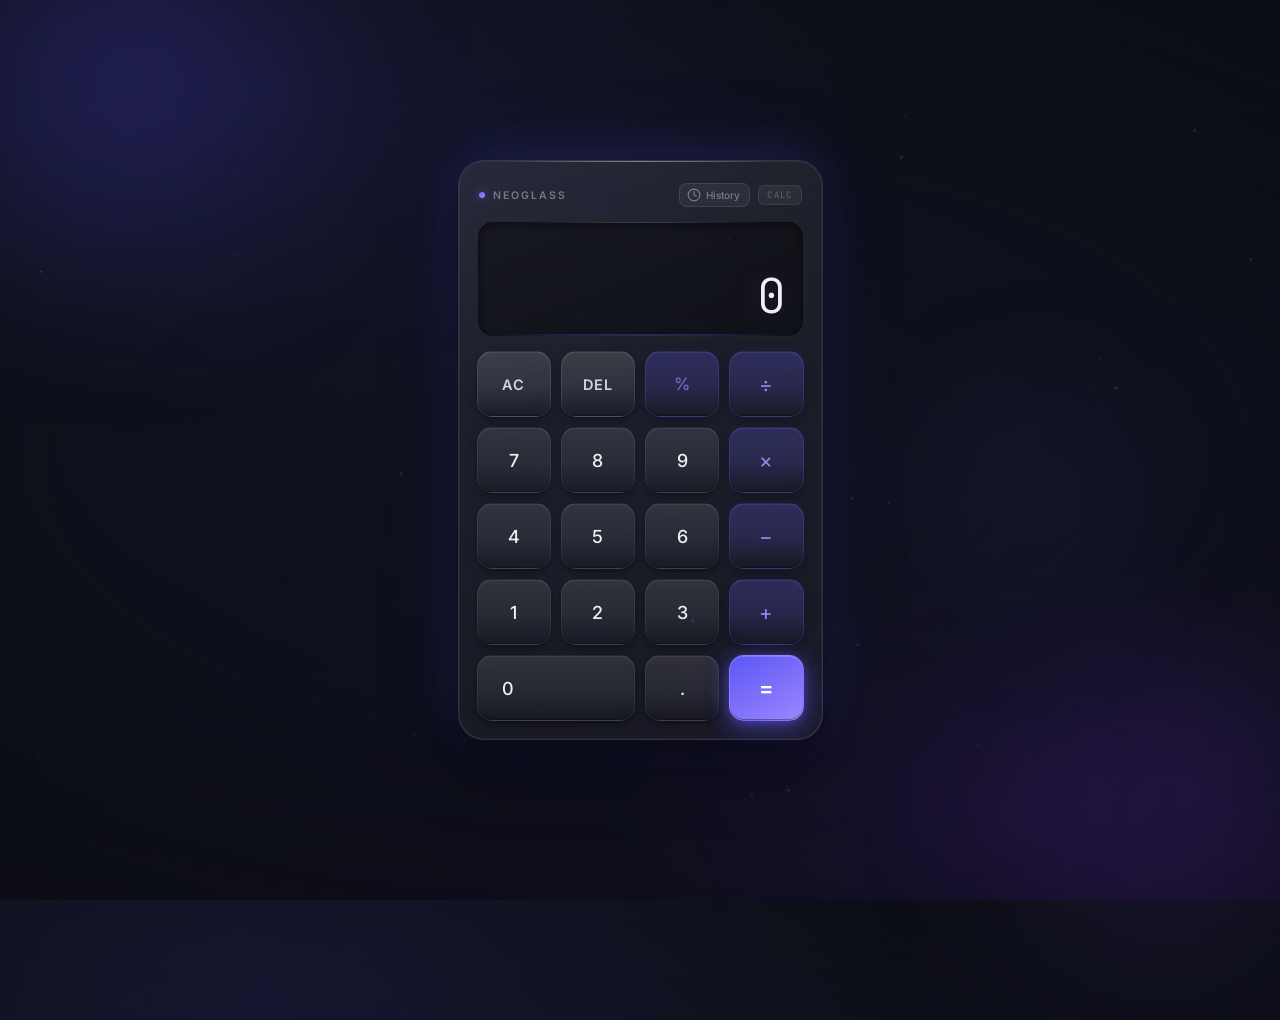
<file: NeoGlass-Calculator/index.html>
<!DOCTYPE html>
<html lang="en">
<head>
  
  <meta charset="UTF-8" />
  <meta name="viewport" content="width=device-width, initial-scale=1.0" />

  
  <title>NeoGlass Calculator | Premium UI by Neha Biswal</title>
  <meta name="description" content="A handcrafted premium glassmorphism calculator — history panel, live expression, keyboard support, and elegant operator glow effects." />

  
  <link rel="preconnect" href="https://fonts.googleapis.com" />
  <link rel="preconnect" href="https://fonts.gstatic.com" crossorigin />
  <link href="https://fonts.googleapis.com/css2?family=Inter:wght@300;400;500;600&family=JetBrains+Mono:wght@300;400;500&display=swap" rel="stylesheet" />

  <link rel="stylesheet" href="style.css" />
</head>

<body>

  <!-- bg -->
  <canvas id="particle-canvas" aria-hidden="true"></canvas>

  <!-- glow -->
  <div class="ambient-blob blob-1" aria-hidden="true"></div>
  <div class="ambient-blob blob-2" aria-hidden="true"></div>
  <div class="ambient-blob blob-3" aria-hidden="true"></div>

  <!-- main -->
  <main class="calculator-wrapper" role="main">

  <!-- history -->
       <aside
      class="history-panel"
      id="history-panel"
      aria-label="Calculation history"
      aria-hidden="true"
    >
      <!-- header -->
      <div class="history-header">
        <span class="history-title">History</span>
        <!-- clear -->
        <button
          class="history-clear-btn"
          id="history-clear-btn"
          aria-label="Clear all history"
          title="Clear history"
        >
          <!-- icon -->
          <svg width="14" height="14" viewBox="0 0 24 24" fill="none"
               stroke="currentColor" stroke-width="2"
               stroke-linecap="round" stroke-linejoin="round"
               aria-hidden="true">
            <polyline points="3 6 5 6 21 6"/>
            <path d="M19 6l-1 14a2 2 0 0 1-2 2H8a2 2 0 0 1-2-2L5 6"/>
            <path d="M10 11v6M14 11v6"/>
            <path d="M9 6V4a1 1 0 0 1 1-1h4a1 1 0 0 1 1 1v2"/>
          </svg>
          Clear
        </button>
      </div>

     <!-- list -->
      <ul class="history-list" id="history-list" aria-label="Past calculations" role="list">
      </ul>

      <!-- empty -->
      <div class="history-empty" id="history-empty" aria-hidden="true">
        <span class="history-empty-icon" aria-hidden="true">∅</span>
        <p>No calculations yet</p>
      </div>
    </aside>

    <!-- calc -->
    <article class="calculator" id="calculator" aria-label="NeoGlass Calculator">

      <!-- top -->
      <header class="top-bar">
        <div class="brand-label">
          <span class="brand-dot" aria-hidden="true"></span>
          <span class="brand-name">NeoGlass</span>
        </div>

        <div class="top-bar-right">
          <!-- History toggle button -->
          <button
            class="history-toggle-btn"
            id="history-toggle-btn"
            aria-label="Toggle history panel"
            aria-expanded="false"
            aria-controls="history-panel"
            title="Calculation history"
          >
            <!-- Clock / history icon -->
            <svg width="14" height="14" viewBox="0 0 24 24" fill="none"
                 stroke="currentColor" stroke-width="2"
                 stroke-linecap="round" stroke-linejoin="round"
                 aria-hidden="true">
              <circle cx="12" cy="12" r="10"/>
              <polyline points="12 6 12 12 16 14"/>
            </svg>
            <span class="history-toggle-label">History</span>
          </button>

          <!-- badge -->
          <span class="mode-badge" id="mode-badge">CALC</span>
        </div>
      </header>

      <!-- ── Display screen ────────────────────────────── -->
      <section class="display-section" aria-label="Calculator display">

      <!-- shine -->
        <div class="display-reflection" aria-hidden="true"></div>

            <div
          class="expression-display"
          id="expression-display"
          aria-live="polite"
          aria-label="Expression"
        >&nbsp;</div>

        <!-- Main large result number -->
        <div
          class="main-display"
          id="main-display"
          aria-live="assertive"
          aria-label="Current value"
        >0</div>

        <!-- Bottom scan line -->
        <div class="display-scanline" aria-hidden="true"></div>

      </section>

            <section class="button-grid" aria-label="Calculator buttons">

        <!-- Row 1 -->
        <button class="btn btn-control"                    id="btn-ac"  data-action="clear"    aria-label="All Clear">AC</button>
        <button class="btn btn-control"                    id="btn-del" data-action="delete"   aria-label="Delete last">DEL</button>
        <button class="btn btn-operator btn-utility"       id="btn-pct" data-action="percent"  aria-label="Percent">%</button>
        <button class="btn btn-operator"                   id="btn-div" data-action="operator" data-value="÷" aria-label="Divide">÷</button>

        <!-- Row 2 -->
        <button class="btn btn-number" id="btn-7" data-action="number" data-value="7" aria-label="7">7</button>
        <button class="btn btn-number" id="btn-8" data-action="number" data-value="8" aria-label="8">8</button>
        <button class="btn btn-number" id="btn-9" data-action="number" data-value="9" aria-label="9">9</button>
        <button class="btn btn-operator"          id="btn-mul" data-action="operator" data-value="×" aria-label="Multiply">×</button>

        <!-- Row 3 -->
        <button class="btn btn-number" id="btn-4" data-action="number" data-value="4" aria-label="4">4</button>
        <button class="btn btn-number" id="btn-5" data-action="number" data-value="5" aria-label="5">5</button>
        <button class="btn btn-number" id="btn-6" data-action="number" data-value="6" aria-label="6">6</button>
        <button class="btn btn-operator"          id="btn-sub" data-action="operator" data-value="−" aria-label="Subtract">−</button>

        <!-- Row 4 -->
        <button class="btn btn-number" id="btn-1" data-action="number" data-value="1" aria-label="1">1</button>
        <button class="btn btn-number" id="btn-2" data-action="number" data-value="2" aria-label="2">2</button>
        <button class="btn btn-number" id="btn-3" data-action="number" data-value="3" aria-label="3">3</button>
        <button class="btn btn-operator"          id="btn-add" data-action="operator" data-value="+" aria-label="Add">+</button>

        <!-- Row 5 -->
        <button class="btn btn-number btn-zero" id="btn-0"   data-action="number"  data-value="0" aria-label="0">0</button>
        <button class="btn btn-number"          id="btn-dot" data-action="decimal"               aria-label="Decimal point">.</button>
        <button class="btn btn-equal"           id="btn-eq"  data-action="equal"                aria-label="Equals">=</button>

      </section>

    </article>

  </main>

  <script src="script.js"></script>
</body>
</html>
</file>
<file: NeoGlass-Calculator/style.css>
/* ── 1. Design Tokens ───────────────────────────────────── */
:root {
  /* Background */
  --bg-base:     #0b0d11;

  /* Glass */
  --glass-bg:      rgba(255, 255, 255, 0.055);
  --glass-border:  rgba(255, 255, 255, 0.10);

  /* Text */
  --text-primary:   #eef0f4;
  --text-secondary: rgba(255, 255, 255, 0.38);
  --text-dim:       rgba(255, 255, 255, 0.22);

  /* Buttons */
  --btn-num-bg:        rgba(255, 255, 255, 0.06);
  --btn-num-top:       rgba(255, 255, 255, 0.10);
  --btn-num-hover:     rgba(255, 255, 255, 0.11);
  --btn-ctrl-bg:       rgba(255, 255, 255, 0.09);
  --btn-op-bg:         rgba(108, 99, 255, 0.16);
  --btn-op-hover:      rgba(108, 99, 255, 0.26);

  /* Operator glow accents */
  --glow-idle:   rgba(99, 102, 241, 0.28);
  --glow-add:    rgba(79, 106, 255, 0.55);
  --glow-sub:    rgba(139, 68, 255, 0.55);
  --glow-mul:    rgba(0, 195, 215, 0.48);
  --glow-div:    rgba(245, 130, 50, 0.45);

  /* Equal button */
  --eq-from: #5c56f5;
  --eq-to:   #9b87ff;

  /* Display */
  --display-bg: rgba(0, 0, 0, 0.38);

  /* History panel */
  --history-bg:      rgba(12, 14, 22, 0.82);
  --history-border:  rgba(255, 255, 255, 0.08);
  --history-item-hover: rgba(255, 255, 255, 0.05);

  /* Layout */
  --calc-width:    365px;
  --history-width: 230px;
  --gap:           10px;
  --radius-card:   26px;
  --radius-disp:   16px;
  --radius-btn:    15px;

  /* Timing */
  --t-snap:   0.12s ease;
  --t-smooth: 0.32s cubic-bezier(0.22, 1, 0.36, 1);
  --t-panel:  0.38s cubic-bezier(0.22, 1, 0.36, 1);
}

/* ── 2. Reset ───────────────────────────────────────────── */
*, *::before, *::after { box-sizing: border-box; margin: 0; padding: 0; }

html { height: 100%; }

/* ── 3. Body ────────────────────────────────────────────── */
body {
  font-family: 'Inter', sans-serif;
  min-height: 100dvh;
  height: 100%;
  display: flex;
  align-items: center;
  justify-content: center;
  overflow: hidden;
  color: var(--text-primary);

  background:
    radial-gradient(ellipse 80% 60% at 20% 10%,  rgba(49, 46, 129, 0.22) 0%, transparent 60%),
    radial-gradient(ellipse 60% 50% at 80% 90%,  rgba(76, 29, 149, 0.18) 0%, transparent 55%),
    radial-gradient(ellipse 100% 70% at 50% 50%, rgba(17, 20, 35, 0.85) 0%, transparent 100%),
    linear-gradient(160deg, #0c0e14 0%, #0a0c12 50%, #0d0b18 100%);

  animation: pageIn 0.9s cubic-bezier(0.22, 1, 0.36, 1) both;
}

@keyframes pageIn {
  from { opacity: 0; transform: translateY(16px) scale(0.98); }
  to   { opacity: 1; transform: translateY(0)    scale(1); }
}

/* ── 4. Particle Canvas ─────────────────────────────────── */
#particle-canvas {
  position: fixed;
  inset: 0;
  pointer-events: none;
  z-index: 0;
}

/* ── 5. Atmospheric Blobs ───────────────────────────────── */
.ambient-blob {
  position: fixed;
  border-radius: 50%;
  pointer-events: none;
  z-index: 0;
}

.blob-1 {
  width: 520px; height: 520px;
  background: radial-gradient(circle, rgba(79, 70, 229, 0.30) 0%, transparent 65%);
  top: -180px; left: -140px;
  filter: blur(80px);
  animation: blobFloat 20s ease-in-out infinite alternate;
}

.blob-2 {
  width: 420px; height: 420px;
  background: radial-gradient(circle, rgba(124, 58, 237, 0.22) 0%, transparent 65%);
  bottom: -120px; right: -100px;
  filter: blur(90px);
  animation: blobFloat 26s ease-in-out infinite alternate-reverse;
}

.blob-3 {
  width: 280px; height: 280px;
  background: radial-gradient(circle, rgba(99, 102, 241, 0.12) 0%, transparent 70%);
  top: 40%; right: 8%;
  filter: blur(70px);
  animation: blobFloat 14s ease-in-out infinite alternate;
}

@keyframes blobFloat {
  from { transform: translate(0, 0)       scale(1); }
  to   { transform: translate(24px, 18px) scale(1.06); }
}

/* ── 6. Calculator Wrapper ──────────────────────────────── */
.calculator-wrapper {
  position: relative;       /* history panel positions relative to this */
  z-index: 1;
  display: flex;
  align-items: center;
  justify-content: center;  /* calculator is ALWAYS centered */
  padding: 20px;
  width: 100%;
  min-height: 100dvh;       /* ensure wrapper fills full height */
}

/* ── 7. History Panel ───────────────────────────────────── */
.history-panel {
  position: absolute;
  right: calc(50% + var(--calc-width) / 2 + 14px);
  top: 50%;
  width: var(--history-width);
  max-height: 560px;
  display: flex;
  flex-direction: column;
  z-index: 10;

  /* Glass matching the calculator card */
  background: var(--history-bg);
  backdrop-filter: blur(28px) saturate(160%);
  -webkit-backdrop-filter: blur(28px) saturate(160%);
  border: 1px solid var(--history-border);
  border-radius: 22px;

  box-shadow:
    0 20px 50px rgba(0,0,0,0.50),
    0 0 0 1px rgba(255,255,255,0.03) inset,
    0 0 30px rgba(99,102,241,0.10);

  overflow: hidden;

  /* ── Slide + fade — starts hidden to the right, slides left ── */
  opacity: 0;
  transform: translateY(-50%) translateX(12px) scale(0.97);
  pointer-events: none;
  transition:
    opacity   var(--t-panel),
    transform var(--t-panel);
}

/* Visible state — added by JS when History is opened */
.history-panel.open {
  opacity: 1;
  transform: translateY(-50%) translateX(0) scale(1);
  pointer-events: auto;
}

/* ── History Header ─────────────────────────────────────── */
.history-header {
  display: flex;
  align-items: center;
  justify-content: space-between;
  padding: 14px 16px 12px;
  border-bottom: 1px solid rgba(255,255,255,0.06);
  flex-shrink: 0;
}

.history-title {
  font-size: 11px;
  font-weight: 600;
  letter-spacing: 0.16em;
  text-transform: uppercase;
  color: var(--text-secondary);
}

/* Clear history button */
.history-clear-btn {
  display: flex;
  align-items: center;
  gap: 5px;
  background: rgba(255,255,255,0.05);
  border: 1px solid rgba(255,255,255,0.08);
  border-radius: 8px;
  padding: 4px 9px;
  font-family: 'Inter', sans-serif;
  font-size: 10px;
  font-weight: 500;
  color: var(--text-secondary);
  cursor: pointer;
  transition: background var(--t-snap), color var(--t-snap), border-color var(--t-snap);
  user-select: none;
}

.history-clear-btn:hover {
  background: rgba(252, 100, 80, 0.12);
  border-color: rgba(252, 100, 80, 0.25);
  color: rgba(252, 100, 80, 0.90);
}

.history-clear-btn:active {
  transform: scale(0.95);
}

/* ── History List ───────────────────────────────────────── */
.history-list {
  list-style: none;
  overflow-y: auto;
  flex: 1;
  padding: 6px 0;

  /* Smooth scrolling */
  scroll-behavior: smooth;
  -webkit-overflow-scrolling: touch;

  /* Fade bottom edge when list overflows */
  mask-image: linear-gradient(to bottom, black 80%, transparent 100%);
  -webkit-mask-image: linear-gradient(to bottom, black 80%, transparent 100%);
}

/* Custom slim scrollbar for the list */
.history-list::-webkit-scrollbar { width: 3px; }
.history-list::-webkit-scrollbar-track { background: transparent; }
.history-list::-webkit-scrollbar-thumb {
  background: rgba(255,255,255,0.10);
  border-radius: 3px;
}

/* Individual history item */
.history-item {
  display: flex;
  flex-direction: column;
  align-items: flex-end;
  padding: 9px 16px 9px 12px;
  border-bottom: 1px solid rgba(255,255,255,0.04);
  cursor: default;
  transition: background var(--t-snap);

  /* Slide in from right when added */
  animation: historyItemIn 0.28s cubic-bezier(0.22, 1, 0.36, 1) both;
}

@keyframes historyItemIn {
  from { opacity: 0; transform: translateX(10px); }
  to   { opacity: 1; transform: translateX(0); }
}

.history-item:last-child { border-bottom: none; }

.history-item:hover {
  background: var(--history-item-hover);
}

/* Expression text — the "12 + 8 =" part */
.history-expr {
  font-family: 'JetBrains Mono', monospace;
  font-size: 10.5px;
  font-weight: 300;
  color: var(--text-secondary);
  letter-spacing: 0.02em;
  text-align: right;
  word-break: break-all;
  line-height: 1.4;
}

/* Result — the bold answer */
.history-result {
  font-family: 'JetBrains Mono', monospace;
  font-size: 18px;
  font-weight: 400;
  color: var(--text-primary);
  text-align: right;
  margin-top: 1px;
  letter-spacing: -0.01em;

  /* Soft glow matching the main display */
  text-shadow: 0 0 16px rgba(167, 139, 250, 0.20);
}

/* Empty state */
.history-empty {
  display: flex;
  flex-direction: column;
  align-items: center;
  justify-content: center;
  flex: 1;
  padding: 24px 16px;
  gap: 8px;
}

.history-empty-icon {
  font-size: 22px;
  opacity: 0.20;
}

.history-empty p {
  font-size: 11px;
  color: var(--text-dim);
  text-align: center;
  letter-spacing: 0.04em;
}

/* Hide empty state when list has items — toggled by JS */
.history-empty.hidden { display: none; }

/* ── 8. Calculator Card ─────────────────────────────────── */
.calculator {
  position: relative;
  width: var(--calc-width);
  padding: 22px 18px 18px;
  display: flex;
  flex-direction: column;
  gap: 14px;
  flex-shrink: 0;

  background: var(--glass-bg);
  backdrop-filter: blur(32px) saturate(180%) brightness(1.05);
  -webkit-backdrop-filter: blur(32px) saturate(180%) brightness(1.05);

  border: 1px solid var(--glass-border);
  border-radius: var(--radius-card);

  box-shadow:
    0 24px 64px rgba(0, 0, 0, 0.55),
    0 8px 24px  rgba(0, 0, 0, 0.40),
    0 0 0 1px rgba(255, 255, 255, 0.045) inset,
    0 0 48px var(--glow-idle),
    0 0 96px rgba(99, 102, 241, 0.10);

  animation: breathe 5s ease-in-out infinite;
  transition: box-shadow 0.7s cubic-bezier(0.22, 1, 0.36, 1);
}

/* Top-edge glass sheen */
.calculator::before {
  content: '';
  position: absolute;
  top: 0; left: 12%; right: 12%;
  height: 1px;
  background: linear-gradient(
    90deg,
    transparent 0%,
    rgba(255,255,255,0.28) 30%,
    rgba(255,255,255,0.38) 50%,
    rgba(255,255,255,0.28) 70%,
    transparent 100%
  );
  border-radius: 1px;
  pointer-events: none;
}

/* Inner vignette for depth */
.calculator::after {
  content: '';
  position: absolute;
  inset: 0;
  border-radius: var(--radius-card);
  background: linear-gradient(
    160deg,
    rgba(255,255,255,0.04) 0%,
    transparent 40%,
    rgba(0,0,0,0.10) 100%
  );
  pointer-events: none;
  z-index: 0;
}

/* All children sit above the ::after vignette */
.calculator > * { position: relative; z-index: 1; }

@keyframes breathe {
  0%, 100% {
    box-shadow:
      0 24px 64px rgba(0,0,0,0.55), 0 8px 24px rgba(0,0,0,0.40),
      0 0 0 1px rgba(255,255,255,0.045) inset,
      0 0 40px rgba(99,102,241,0.24), 0 0 80px rgba(99,102,241,0.08);
  }
  50% {
    box-shadow:
      0 24px 64px rgba(0,0,0,0.55), 0 8px 24px rgba(0,0,0,0.40),
      0 0 0 1px rgba(255,255,255,0.045) inset,
      0 0 60px rgba(99,102,241,0.42), 0 0 120px rgba(99,102,241,0.14);
  }
}

/* Operator-specific glow overrides */
.calculator.glow-add { animation:none; box-shadow: 0 24px 64px rgba(0,0,0,0.55), 0 8px 24px rgba(0,0,0,0.40), 0 0 0 1px rgba(255,255,255,0.045) inset, 0 0 60px var(--glow-add), 0 0 120px rgba(79,106,255,0.14); }
.calculator.glow-sub { animation:none; box-shadow: 0 24px 64px rgba(0,0,0,0.55), 0 8px 24px rgba(0,0,0,0.40), 0 0 0 1px rgba(255,255,255,0.045) inset, 0 0 60px var(--glow-sub), 0 0 120px rgba(139,68,255,0.14); }
.calculator.glow-mul { animation:none; box-shadow: 0 24px 64px rgba(0,0,0,0.55), 0 8px 24px rgba(0,0,0,0.40), 0 0 0 1px rgba(255,255,255,0.045) inset, 0 0 60px var(--glow-mul), 0 0 120px rgba(0,195,215,0.12); }
.calculator.glow-div { animation:none; box-shadow: 0 24px 64px rgba(0,0,0,0.55), 0 8px 24px rgba(0,0,0,0.40), 0 0 0 1px rgba(255,255,255,0.045) inset, 0 0 60px var(--glow-div), 0 0 120px rgba(245,130,50,0.12); }

/* Result glow — brief flash on the card when = is pressed */
.calculator.result-glow {
  animation: none;
  box-shadow:
    0 24px 64px rgba(0,0,0,0.55), 0 8px 24px rgba(0,0,0,0.40),
    0 0 0 1px rgba(255,255,255,0.06) inset,
    0 0 70px rgba(92,86,245,0.55), 0 0 140px rgba(92,86,245,0.20);
}

/* ── 9. Top Bar ─────────────────────────────────────────── */
.top-bar {
  display: flex;
  align-items: center;
  justify-content: space-between;
  padding: 0 2px;
}

.brand-label {
  display: flex;
  align-items: center;
  gap: 8px;
}

.brand-dot {
  width: 6px; height: 6px;
  border-radius: 50%;
  background: linear-gradient(135deg, #6366f1, #a78bfa);
  box-shadow: 0 0 10px rgba(99,102,241,0.80);
  flex-shrink: 0;
  animation: dotPulse 3s ease-in-out infinite;
}

@keyframes dotPulse {
  0%, 100% { box-shadow: 0 0 8px rgba(99,102,241,0.7); }
  50%       { box-shadow: 0 0 16px rgba(99,102,241,1.0), 0 0 28px rgba(99,102,241,0.4); }
}

.brand-name {
  font-size: 10.5px;
  font-weight: 600;
  letter-spacing: 0.20em;
  text-transform: uppercase;
  color: var(--text-secondary);
}

/* Right cluster: history button + mode badge */
.top-bar-right {
  display: flex;
  align-items: center;
  gap: 8px;
}

/* ── History Toggle Button ──────────────────────────────── */
.history-toggle-btn {
  display: flex;
  align-items: center;
  gap: 5px;
  background: rgba(255,255,255,0.06);
  border: 1px solid rgba(255,255,255,0.09);
  border-radius: 8px;
  padding: 4px 9px 4px 7px;
  font-family: 'Inter', sans-serif;
  font-size: 10px;
  font-weight: 500;
  color: var(--text-secondary);
  cursor: pointer;
  transition: background var(--t-snap), color var(--t-snap),
              border-color var(--t-snap), box-shadow var(--t-snap);
  user-select: none;
}

.history-toggle-label {
  /* Hide on very small screens */
  display: inline;
}

.history-toggle-btn:hover {
  background: rgba(99,102,241,0.14);
  border-color: rgba(99,102,241,0.28);
  color: rgba(167,139,250,0.95);
  box-shadow: 0 0 10px rgba(99,102,241,0.18);
}

.history-toggle-btn.active {
  background: rgba(99,102,241,0.20);
  border-color: rgba(99,102,241,0.40);
  color: rgba(167,139,250,1.0);
  box-shadow: 0 0 14px rgba(99,102,241,0.28);
}

.history-toggle-btn:active {
  transform: scale(0.95);
}

/* Mode badge */
.mode-badge {
  font-family: 'JetBrains Mono', monospace;
  font-size: 9px;
  font-weight: 500;
  letter-spacing: 0.14em;
  color: var(--text-dim);
  background: rgba(255,255,255,0.06);
  border: 1px solid rgba(255,255,255,0.08);
  border-radius: 6px;
  padding: 3px 8px;
  text-transform: uppercase;
  transition: color var(--t-smooth), background var(--t-smooth), border-color var(--t-smooth);
}

.mode-badge.error {
  color: rgba(252, 100, 80, 0.90);
  background: rgba(252, 100, 80, 0.10);
  border-color: rgba(252, 100, 80, 0.22);
}

/* ── 10. Display Section ────────────────────────────────── */
.display-section {
  position: relative;
  background: var(--display-bg);
  border: 1px solid rgba(255,255,255,0.065);
  border-radius: var(--radius-disp);
  padding: 14px 18px 16px;
  min-height: 116px;

  display: flex;
  flex-direction: column;
  justify-content: flex-end;
  align-items: flex-end;
  gap: 4px;
  overflow: hidden;

  box-shadow:
    inset 0 2px 12px rgba(0,0,0,0.45),
    inset 0 0 0 1px rgba(0,0,0,0.20);
}

/* Top reflection */
.display-reflection {
  position: absolute;
  top: 0; left: 12%; right: 12%;
  height: 1px;
  background: linear-gradient(
    90deg,
    transparent,
    rgba(255,255,255,0.18) 40%,
    rgba(255,255,255,0.22) 50%,
    rgba(255,255,255,0.18) 60%,
    transparent
  );
  pointer-events: none;
}

/* Bottom scan-line */
.display-scanline {
  position: absolute;
  bottom: 0; left: 0; right: 0;
  height: 2px;
  background: linear-gradient(
    90deg,
    transparent 0%,
    rgba(99,102,241,0.25) 30%,
    rgba(139,92,246,0.30) 50%,
    rgba(99,102,241,0.25) 70%,
    transparent 100%
  );
  pointer-events: none;
  transition: background 0.5s ease;
}

/* Scanline glow on result */
.display-section.result-flash .display-scanline {
  background: linear-gradient(
    90deg,
    transparent 0%,
    rgba(92,86,245,0.55) 20%,
    rgba(155,135,255,0.65) 50%,
    rgba(92,86,245,0.55) 80%,
    transparent 100%
  );
}

/* Expression line (live preview while typing) */
.expression-display {
  font-family: 'JetBrains Mono', monospace;
  font-size: 12.5px;
  font-weight: 300;
  color: var(--text-secondary);
  width: 100%;
  text-align: right;
  white-space: nowrap;
  overflow: hidden;
  text-overflow: ellipsis;
  min-height: 17px;
  letter-spacing: 0.02em;
  transition: opacity var(--t-snap);
  line-height: 1.5;
}

/* Main display number */
.main-display {
  font-family: 'JetBrains Mono', monospace;
  font-size: 48px;
  font-weight: 300;
  color: var(--text-primary);
  text-align: right;
  width: 100%;
  white-space: nowrap;
  overflow: hidden;
  text-overflow: ellipsis;
  line-height: 1;
  letter-spacing: -0.02em;

  text-shadow:
    0 0 30px rgba(167,139,250,0.22),
    0 1px 2px rgba(0,0,0,0.6);

  transition: font-size var(--t-snap), color var(--t-snap), text-shadow var(--t-snap);
}

/* Adaptive font sizing */
.main-display.medium { font-size: 38px; }
.main-display.small  { font-size: 27px; }

/* Error state */
.main-display.error-state {
  color: rgba(252, 100, 80, 0.90);
  text-shadow: 0 0 20px rgba(252, 100, 80, 0.35);
}

/* Result glow on the number itself */
.main-display.result-glow-text {
  text-shadow:
    0 0 40px rgba(155,135,255,0.55),
    0 0 16px rgba(155,135,255,0.30),
    0 1px 2px rgba(0,0,0,0.6);
}

/* ── 11. Button Grid ────────────────────────────────────── */
.button-grid {
  display: grid;
  grid-template-columns: repeat(4, 1fr);
  gap: var(--gap);
}

/* ── 12. Base Button ────────────────────────────────────── */
.btn {
  position: relative;
  height: 66px;
  border-radius: var(--radius-btn);
  border: 1px solid rgba(255,255,255,0.07);
  cursor: pointer;
  outline: none;
  overflow: hidden;

  font-family: 'Inter', sans-serif;
  font-size: 18px;
  font-weight: 500;
  color: var(--text-primary);
  letter-spacing: 0.01em;

  background:
    linear-gradient(180deg,
      var(--btn-num-top) 0%,
      var(--btn-num-bg)  55%,
      rgba(0,0,0,0.08)   100%
    );

  box-shadow:
    0 1px 0  rgba(255,255,255,0.07) inset,
    0 -1px 0 rgba(0,0,0,0.25)       inset,
    0 4px 10px rgba(0,0,0,0.30),
    0 1px 3px rgba(0,0,0,0.20);

  transition:
    background    var(--t-snap),
    box-shadow    var(--t-snap),
    transform     var(--t-snap),
    border-color  var(--t-snap);

  user-select: none;
  -webkit-user-select: none;
}

.btn:hover {
  transform: translateY(-1px);
  border-color: rgba(255,255,255,0.12);
  box-shadow:
    0 1px 0  rgba(255,255,255,0.09) inset,
    0 -1px 0 rgba(0,0,0,0.25)       inset,
    0 8px 20px rgba(0,0,0,0.35),
    0 2px 6px rgba(0,0,0,0.25);
}

.btn:active,
.btn.pressed {
  transform: scale(0.94) translateY(1px);
  box-shadow:
    0 0 0 rgba(255,255,255,0) inset,
    0 2px 6px rgba(0,0,0,0.25),
    0 1px 2px rgba(0,0,0,0.20);
  transition-duration: 0.06s;
}

/* Flash overlay on press */
.btn::before {
  content: '';
  position: absolute;
  inset: 0;
  border-radius: inherit;
  background: rgba(255,255,255,0);
  transition: background 0.08s ease;
  pointer-events: none;
}
.btn:active::before,
.btn.pressed::before {
  background: rgba(255,255,255,0.06);
}

/* ── 13. Number Buttons ─────────────────────────────────── */
.btn-number:hover {
  background:
    linear-gradient(180deg,
      rgba(255,255,255,0.14) 0%,
      var(--btn-num-hover) 55%,
      rgba(0,0,0,0.06) 100%
    );
}

/* ── 14. Control Buttons (AC, DEL) ─────────────────────── */
.btn-control {
  background:
    linear-gradient(180deg,
      rgba(255,255,255,0.13) 0%,
      var(--btn-ctrl-bg)     55%,
      rgba(0,0,0,0.08)       100%
    );
  color: rgba(230,228,255,0.90);
  font-size: 14.5px;
  font-weight: 600;
  letter-spacing: 0.05em;
  border-color: rgba(255,255,255,0.10);
}

.btn-control:hover {
  background:
    linear-gradient(180deg,
      rgba(255,255,255,0.18) 0%,
      rgba(255,255,255,0.14) 55%,
      rgba(0,0,0,0.06)       100%
    );
  color: #fff;
}

/* ── 15. Operator Buttons ───────────────────────────────── */
.btn-operator {
  background:
    linear-gradient(180deg,
      rgba(108,99,255,0.24) 0%,
      var(--btn-op-bg)      55%,
      rgba(0,0,0,0.12)      100%
    );
  color: rgba(167,139,250,0.95);
  border-color: rgba(108,99,255,0.22);
  font-size: 21px;
  font-weight: 400;

  box-shadow:
    0 1px 0  rgba(167,139,250,0.12) inset,
    0 -1px 0 rgba(0,0,0,0.28)       inset,
    0 4px 14px rgba(0,0,0,0.32),
    0 0 10px rgba(108,99,255,0.08);
}

.btn-operator:hover {
  background:
    linear-gradient(180deg,
      rgba(108,99,255,0.35) 0%,
      var(--btn-op-hover)   55%,
      rgba(0,0,0,0.10)      100%
    );
  color: #e0d8ff;
  border-color: rgba(108,99,255,0.38);
  box-shadow:
    0 1px 0  rgba(167,139,250,0.16) inset,
    0 -1px 0 rgba(0,0,0,0.28)       inset,
    0 8px 22px rgba(0,0,0,0.35),
    0 0 18px rgba(108,99,255,0.22);
}

.btn-utility {
  font-size: 17px;
  color: rgba(167,139,250,0.70);
}

.btn-operator.active-op {
  background:
    linear-gradient(180deg,
      rgba(108,99,255,0.42) 0%,
      rgba(108,99,255,0.28) 55%,
      rgba(0,0,0,0.12)      100%
    );
  color: #fff;
  border-color: rgba(108,99,255,0.55);
  box-shadow:
    0 1px 0  rgba(255,255,255,0.14) inset,
    0 -1px 0 rgba(0,0,0,0.28)       inset,
    0 4px 14px rgba(0,0,0,0.32),
    0 0 20px rgba(108,99,255,0.38);
}

/* ── 16. Equal Button ───────────────────────────────────── */
.btn-equal {
  background: linear-gradient(150deg, var(--eq-from) 0%, var(--eq-to) 100%);
  border-color: rgba(167,139,250,0.35);
  color: #fff;
  font-size: 22px;
  font-weight: 600;
  letter-spacing: 0.02em;

  box-shadow:
    0 1px 0  rgba(255,255,255,0.18) inset,
    0 -1px 0 rgba(0,0,0,0.35)       inset,
    0 6px 22px rgba(92,86,245,0.45),
    0 2px 8px rgba(92,86,245,0.30),
    0 0 30px rgba(92,86,245,0.18);

  animation: eqPulse 3.5s ease-in-out infinite;
}

@keyframes eqPulse {
  0%, 100% { box-shadow: 0 1px 0 rgba(255,255,255,0.18) inset, 0 -1px 0 rgba(0,0,0,0.35) inset, 0 6px 22px rgba(92,86,245,0.45), 0 2px 8px rgba(92,86,245,0.30), 0 0 28px rgba(92,86,245,0.16); }
  50%       { box-shadow: 0 1px 0 rgba(255,255,255,0.18) inset, 0 -1px 0 rgba(0,0,0,0.35) inset, 0 8px 28px rgba(92,86,245,0.60), 0 3px 10px rgba(92,86,245,0.40), 0 0 44px rgba(92,86,245,0.26); }
}

.btn-equal:hover {
  background: linear-gradient(150deg, #6d65f8 0%, #b09fff 100%);
  box-shadow:
    0 1px 0  rgba(255,255,255,0.22) inset,
    0 -1px 0 rgba(0,0,0,0.35)       inset,
    0 10px 32px rgba(92,86,245,0.65),
    0 0 50px rgba(92,86,245,0.28);
  animation: none;
  transform: translateY(-2px);
}

.btn-equal:active,
.btn-equal.pressed {
  transform: scale(0.94) translateY(1px);
  box-shadow:
    0 2px 10px rgba(92,86,245,0.30),
    0 1px 4px rgba(0,0,0,0.30);
  animation: none;
}

/* ── 17. Zero (wide) Button ─────────────────────────────── */
.btn-zero {
  grid-column: span 2;
  text-align: left;
  padding-left: 24px;
}

/* ── 18. Responsive ─────────────────────────────────────── */

@media (max-width: 680px) {
  .calculator-wrapper {
    align-items: center;
    padding: 20px 16px;
  }

  .history-panel {
    position: fixed;
    top: 16px;
    left: 50%;
    right: auto;
    width: min(calc(100vw - 32px), var(--calc-width));
    max-height: 260px;
    transform: translateX(-50%) translateY(-12px) scale(0.97);
    z-index: 100;
  }

  .history-panel.open {
    transform: translateX(-50%) translateY(0) scale(1);
  }

  .history-toggle-label { display: none; }
}

@media (max-width: 480px) {
  :root {
    --calc-width: 100%;
    --gap: 9px;
  }

  .calculator {
    max-width: 370px;
    padding: 18px 14px 14px;
    border-radius: 22px;
  }

  .btn { height: 60px; font-size: 17px; border-radius: 13px; }
  .btn-operator { font-size: 20px; }
  .btn-equal    { font-size: 20px; }
  .btn-control  { font-size: 13.5px; }
  .main-display { font-size: 42px; }
}

@media (max-width: 360px) {
  :root { --gap: 7px; }

  .calculator {
    padding: 14px 10px 12px;
    border-radius: 18px;
    gap: 11px;
  }

  .btn { height: 54px; font-size: 16px; border-radius: 11px; }
  .btn-operator { font-size: 18px; }
  .main-display { font-size: 36px; }
  .main-display.medium { font-size: 28px; }
  .main-display.small  { font-size: 22px; }
}

@media (max-height: 680px) {
  body {
    align-items: flex-start;
    overflow-y: auto;
    padding: 32px 0 32px;
  }
}

/* ── 19. Scrollbar (global) ─────────────────────────────── */
::-webkit-scrollbar { width: 4px; }
::-webkit-scrollbar-track { background: transparent; }
::-webkit-scrollbar-thumb {
  background: rgba(255,255,255,0.12);
  border-radius: 4px;
}

/* ── 20. Focus-visible ──────────────────────────────────── */
.btn:focus-visible {
  outline: 2px solid rgba(99,102,241,0.65);
  outline-offset: 2px;
}

.history-toggle-btn:focus-visible,
.history-clear-btn:focus-visible {
  outline: 2px solid rgba(99,102,241,0.50);
  outline-offset: 2px;
}
</file>
